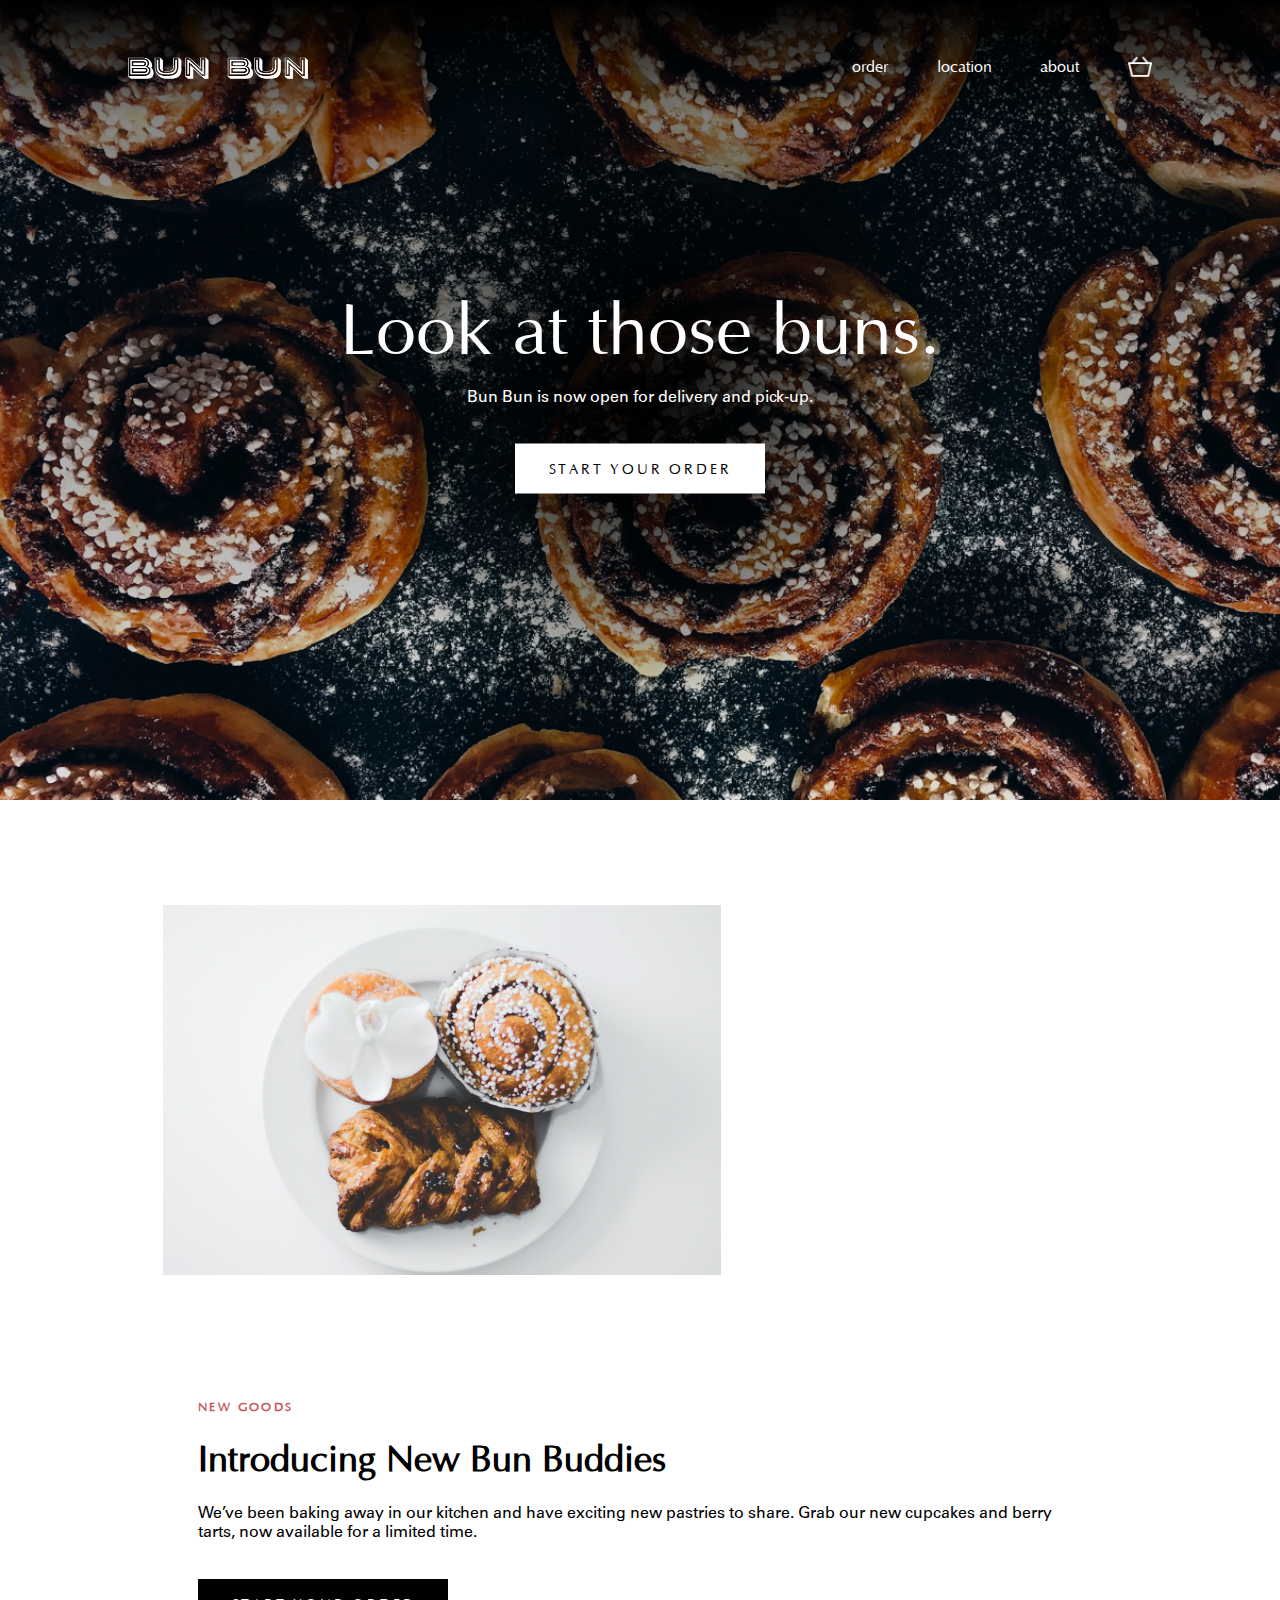
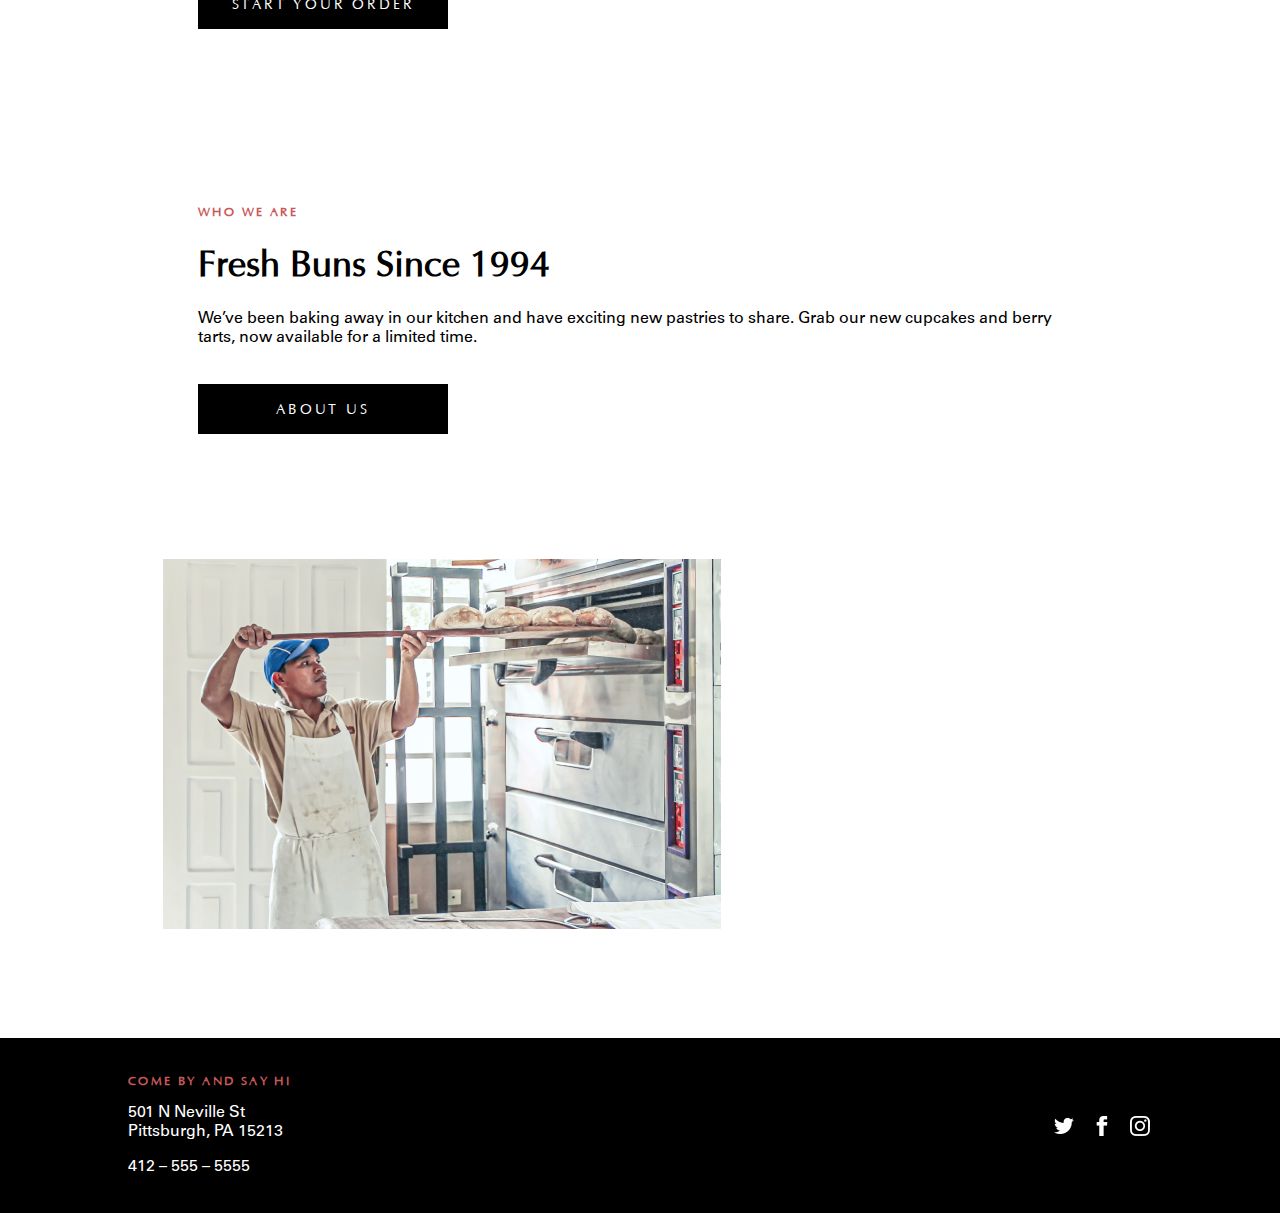
<file: homework_5/index.html>
<!DOCTYPE html>
<html>

<head>
    <meta charset="utf-8" />
    <title>BUN BUN</title>
    <link href="style.css" rel="stylesheet" type="text/css">
</head>

<body>
    <div class="main">
        <div class="nav">
            <div class="nav-wrapper">
                <a href="index.html"><img src="Icons/bunbun-white.png" width="180px" alt="Bun Bun logo"></a>
                <div class="nav-links">
                    <a href="order.html" class="nav-type">Order</a>
                    <a href="" class="nav-type">Location</a>
                    <a href="" class="nav-type">About</a>
                    <a href="cart.html"><img src="Icons/cart.png" width="24px"></a>
                </div>
            </div>
        </div>
        <div class="hero">
            <div class="hero-type">
                <div id="hero-copy">
                    Look at those buns.
                </div>
                <p>Bun Bun is now open for delivery and pick-up.</p>
                <a href="order.html"><button id="whiteButton">START YOUR ORDER</button></a>
            </div>
        </div>
        <div class="modules">
            <div><img src="Images/module1.png" alt="Plate of buns and new pastries."></div>
            <div>
                <div class="module-content">
                    <h4>New Goods</h4>
                    <h1>
                        Introducing New Bun Buddies
                    </h1>
                    <p>
                        We’ve been baking away in our kitchen and have exciting new pastries to share. Grab our new
                        cupcakes
                        and berry tarts, now available for a limited time.
                    </p>
                    <a href="order.html"><button>START YOUR ORDER</button></a>
                </div>
            </div>
            <div>
                <div class="module-content">
                    <h4>Who we are</h4>
                    <h1>
                        Fresh Buns Since 1994
                    </h1>
                    <p>
                        We’ve been baking away in our kitchen and have exciting new pastries to share. Grab our new
                        cupcakes and berry tarts, now available for a limited time.
                    </p>
                    <button>ABOUT US</button>
                </div>
            </div>
            <div><img src="Images/module2.png" alt="Dylan pulling fresh buns from the oven."></div>
        </div>
        <footer>
            <div class="footer-content">
                <div class="contact">
                    <h4>Come by and say hi</h4>
                    <p>501 N Neville St<br>
                        Pittsburgh, PA 15213</p>
                    <p>412 – 555 – 5555</p>
                </div>
                <div class="socials">
                    <img src="Icons/twitter.png" class="social-icon" alt="twitter icon"><img src="Icons/facebook.png"
                        class="social-icon" alt="facebook icon"><img src="Icons/instagram.png" class="social-icon" alt="instagram icon">
                </div>
            </div>
        </footer>
    </div>

</body>

</html>

<!--
    Image References:
    https://unsplash.com/photos/uG3Vu5TXKxE
    https://unsplash.com/photos/VsKJGddLe7o
    https://unsplash.com/photos/KO92aPT8AhI
 -->
</file>
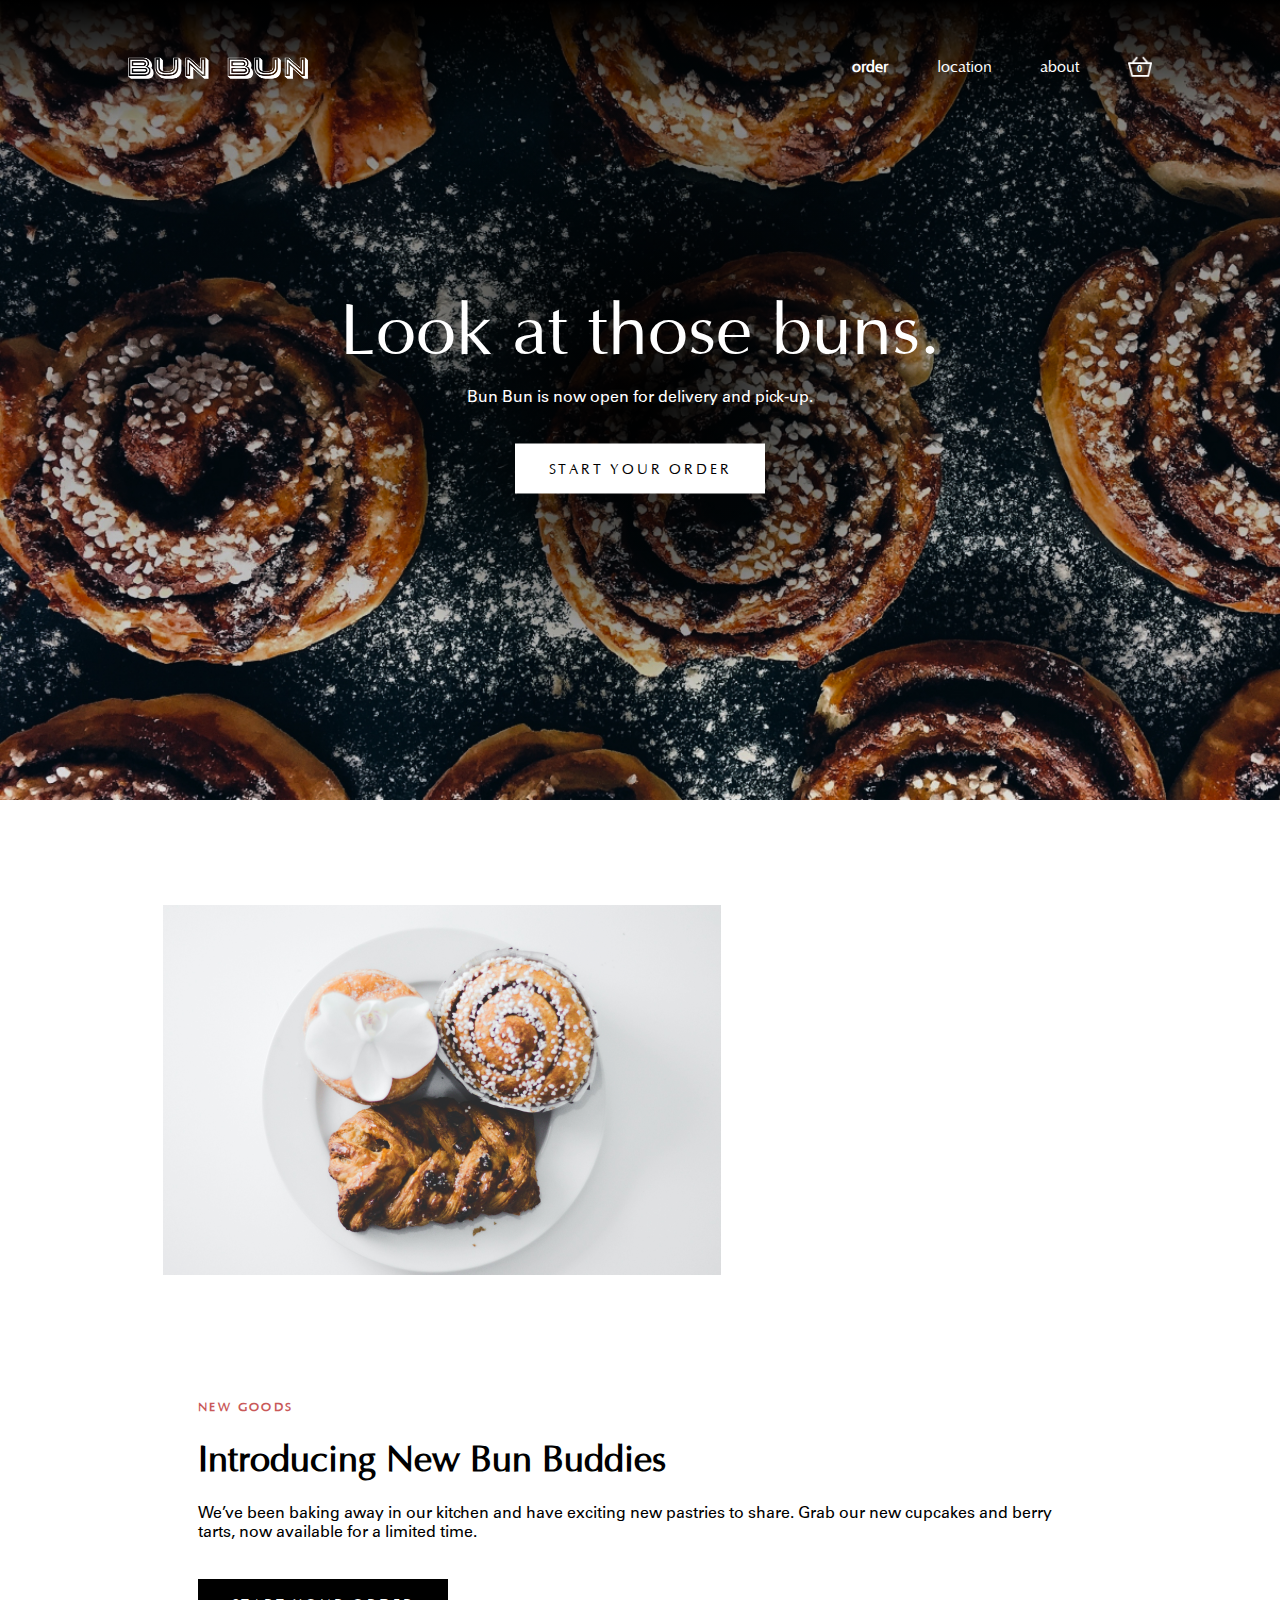
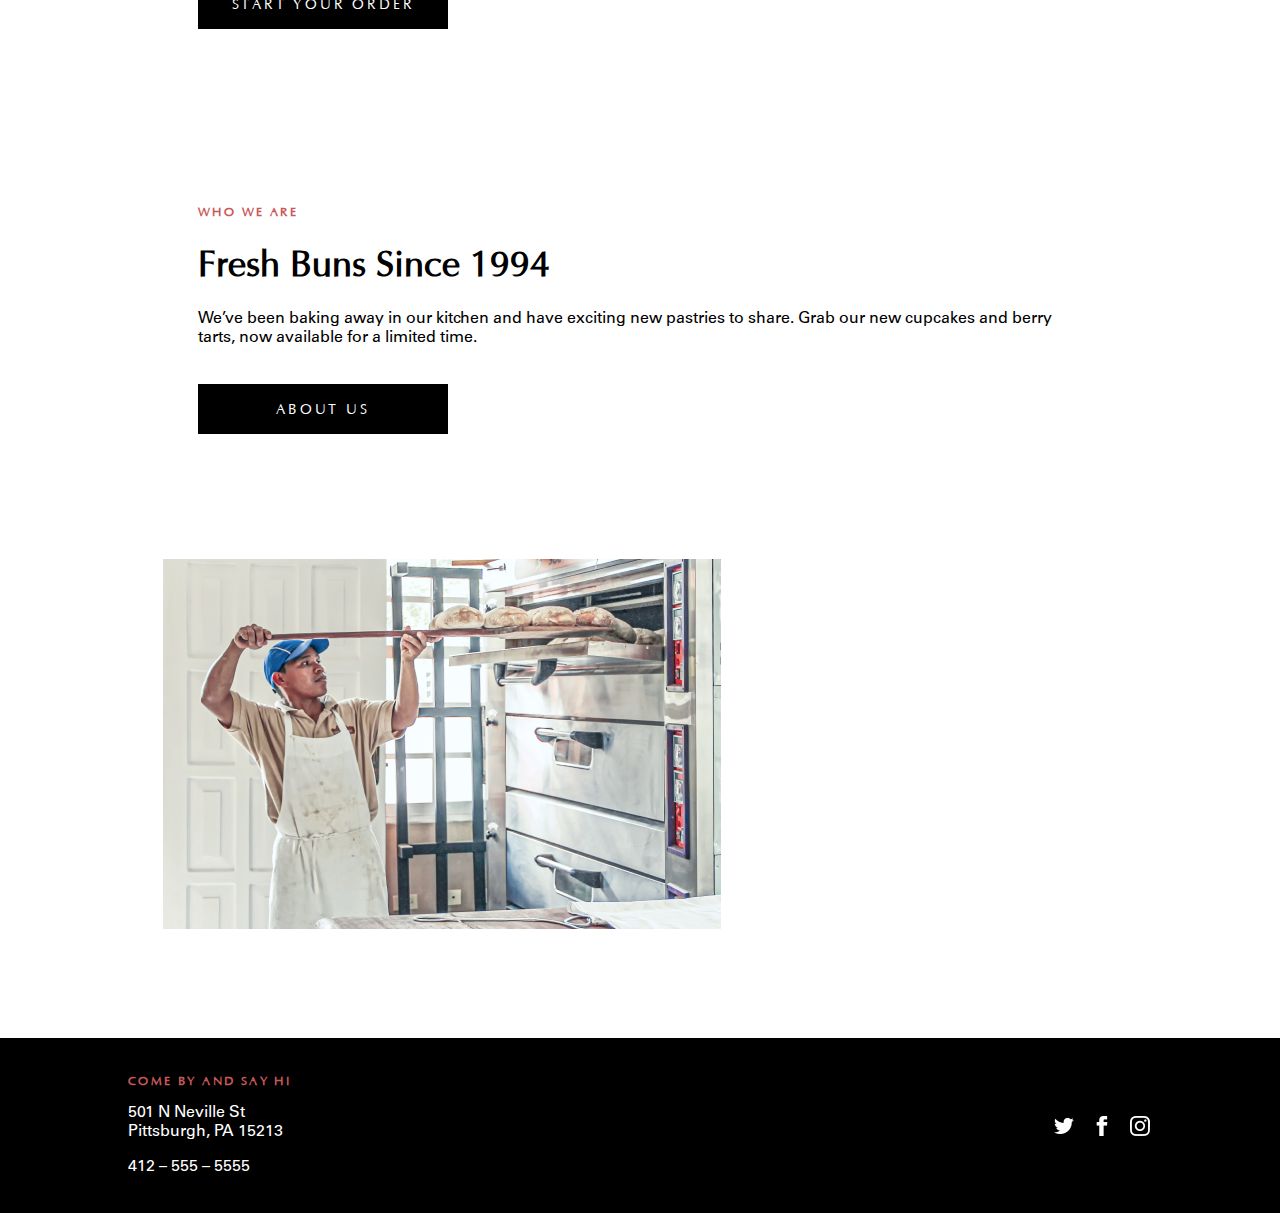
<file: homework_6/index.html>
<!DOCTYPE html>
<html lang="en">

<head>
    <meta charset="utf-8" />
    <title>BUN BUN</title>
    <link href="style.css" rel="stylesheet" type="text/css">
    <script src="main.js" defer></script>
</head>

<body>
    <div class="main">
                <div class="nav">
            <div class="nav-wrapper">
                <a href="index.html"><img src="Icons/bunbun-white.png" width="180" alt="Bun Bun logo"></a>
                <div class="nav-links">
                    <a href="order.html" class="nav-type"><b>Order</b></a>
                    <a href="" class="nav-type">Location</a>
                    <a href="" class="nav-type">About</a>
                    <div class="cartLink">
                        <a href="cart.html"><img src="Icons/cart.png" width="24" alt="Cart icon"></a>
                        <div id="cartCount" style="color:white">0</div>
                    </div>
                </div>
            </div>
        </div>
        
        <div class="hero">
            <div class="hero-type">
                <div id="hero-copy">
                    Look at those buns.
                </div>
                <p>Bun Bun is now open for delivery and pick-up.</p>
                <form action="order.html">
                    <button id="whiteButton">START YOUR ORDER</button>
                </form>
            </div>
        </div>
        <div class="modules">
            <div><img src="Images/module1.png" alt="Plate of buns and new pastries."></div>
            <div>
                <div class="module-content">
                    <h4>New Goods</h4>
                    <h1>
                        Introducing New Bun Buddies
                    </h1>
                    <p>
                        We’ve been baking away in our kitchen and have exciting new pastries to share. Grab our new
                        cupcakes
                        and berry tarts, now available for a limited time.
                    </p>
                    <form action="order.html">
                        <button>START YOUR ORDER</button>
                    </form>
                </div>
            </div>
            <div>
                <div class="module-content">
                    <h4>Who we are</h4>
                    <h1>
                        Fresh Buns Since 1994
                    </h1>
                    <p>
                        We’ve been baking away in our kitchen and have exciting new pastries to share. Grab our new
                        cupcakes and berry tarts, now available for a limited time.
                    </p>
                    <button>ABOUT US</button>
                </div>
            </div>
            <div><img src="Images/module2.png" alt="Dylan pulling fresh buns from the oven."></div>
        </div>
        <footer>
            <div class="footer-content">
                <div class="contact">
                    <h4>Come by and say hi</h4>
                    <p>501 N Neville St<br>
                        Pittsburgh, PA 15213</p>
                    <p>412 – 555 – 5555</p>
                </div>
                <div class="socials">
                    <img src="Icons/twitter.png" class="social-icon" alt="twitter icon"><img src="Icons/facebook.png"
                        class="social-icon" alt="facebook icon"><img src="Icons/instagram.png" class="social-icon" alt="instagram icon">
                </div>
            </div>
        </footer>
    </div>

</body>

</html>

<!--
    Image References:
    https://unsplash.com/photos/uG3Vu5TXKxE
    https://unsplash.com/photos/VsKJGddLe7o
    https://unsplash.com/photos/KO92aPT8AhI
 -->
</file>
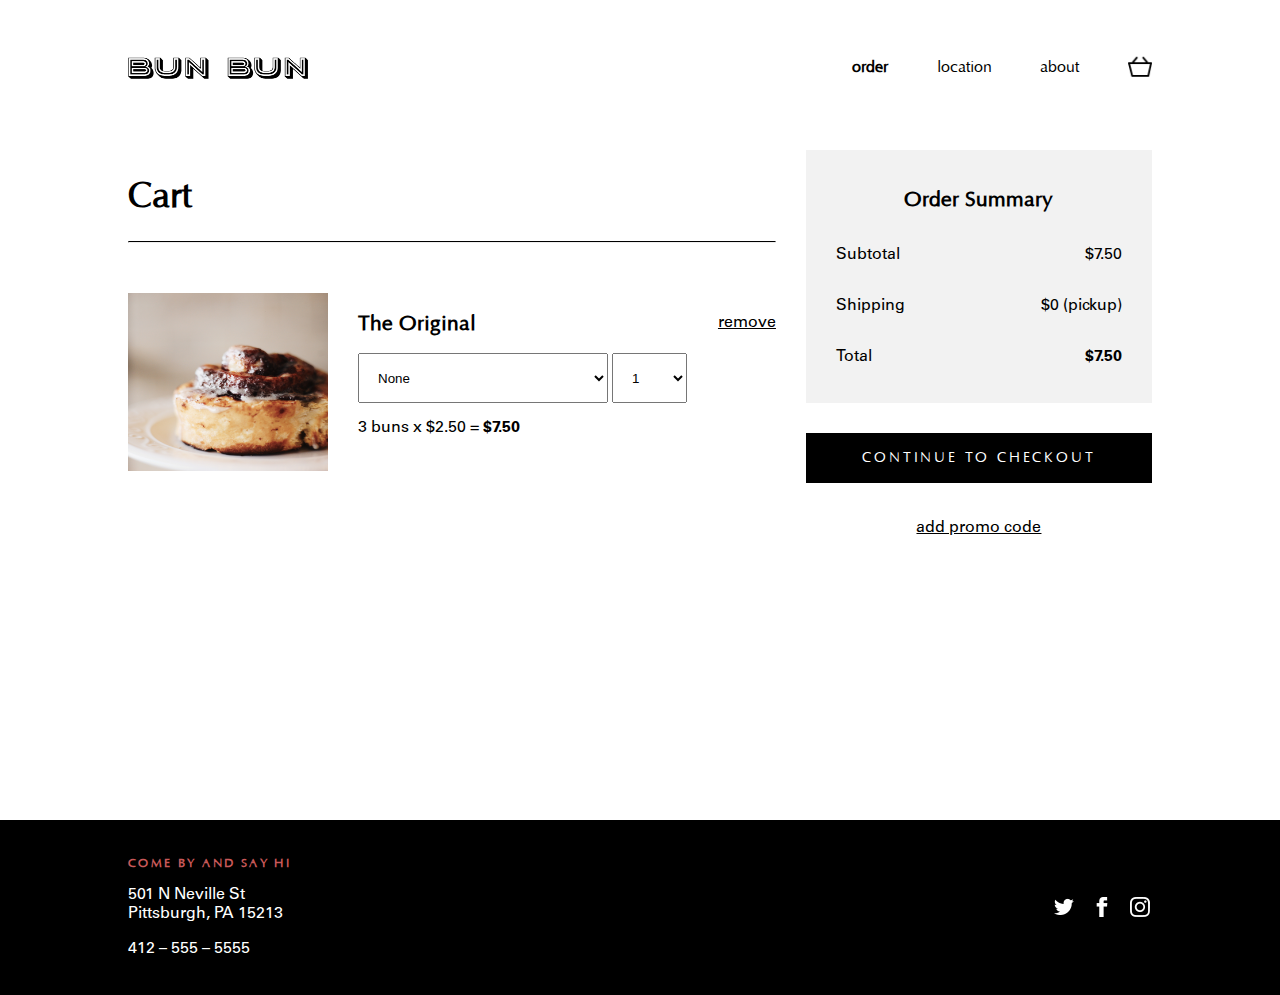
<file: homework_5/cart.html>
<!DOCTYPE html>
<html>

<head>
    <meta charset="utf-8" />
    <title>BUN BUN</title>
    <link href="style.css" rel="stylesheet" type="text/css">
</head>

<body>
    <div class="main">
        <div class="nav">
            <div class="nav-wrapper">
                <a href="index.html"><img src="Icons/bunbun-black.png" width="180px" alt="Bun Bun logo"></a>
                <div class="nav-links-black">
                    <a href="order.html" class="nav-type"><b>Order</b></a>
                    <a href="" class="nav-type">Location</a>
                    <a href="" class="nav-type">About</a>
                    <a href="cart.html"><img src="Icons/cart-black.png" width="24px"></a>
                </div>
            </div>
        </div>


        <div class="cart">
            <div class="cart-info">
                <h1>Cart</h1>
                <hr class="solid">
                <div class="cart-info-details">
                    <div><img src="Images/bun-1.jpg" alt="Cinnamon roll on a plate." class="cart-image"></div>
                    <div class="cart-info-text">
                        <div class="cart-info-title">
                            <h2>The Original</h2>
                            <p><a href="">remove</a></p>
                        </div>
                        <select name="glaze" id="glaze">
                            <option value="none">None</option>
                            <option value="sugar-milk">Sugar-milk</option>
                            <option value="vanilla-milk">Vanilla-milk</option>
                            <option value="double-chocolate">Double-chocolate</option>
                        </select>

                        <select name="quantity" id="quantity">
                            <option value="1">1</option>
                            <option value="3">3</option>
                            <option value="6">6</option>
                            <option value="12">12</option>
                        </select><br>

                        <p>3 buns x $2.50 = <b>$7.50</b></p>
                    </div>
                </div>
            </div>


            <div class="cart-summary">
                <div class="order-summary">
                    <h2>Order Summary</h2>
                    <div id="summary-subtotal">
                        <p>Subtotal</p>
                        <p>$7.50</p>
                    </div>
                    <div id="summary-shipping">
                        <p>Shipping</p>
                        <p>$0 (pickup)</p>
                    </div>
                    <div id="summary-total">
                        <p>Total</p>
                        <p><b>$7.50</b></p>
                    </div>
                </div>
                <button id="checkout-button">CONTINUE TO CHECKOUT</button>
                <p><a href="">add promo code</a></p>
            </div>
            <div id="spacer"></div>
        </div>



        <footer id="footer-bottom">
            <div class="footer-content">
                <div class="contact">
                    <h4>Come by and say hi</h4>
                    <p>501 N Neville St<br>
                        Pittsburgh, PA 15213</p>
                    <p>412 – 555 – 5555</p>
                </div>
                <div class="socials">
                    <img src="Icons/twitter.png" class="social-icon" alt="twitter icon"><img src="Icons/facebook.png"
                        class="social-icon" alt="facebook icon"><img src="Icons/instagram.png" class="social-icon"
                        alt="instagram icon">
                </div>
            </div>
        </footer>
    </div>

</body>

</html>
</file>
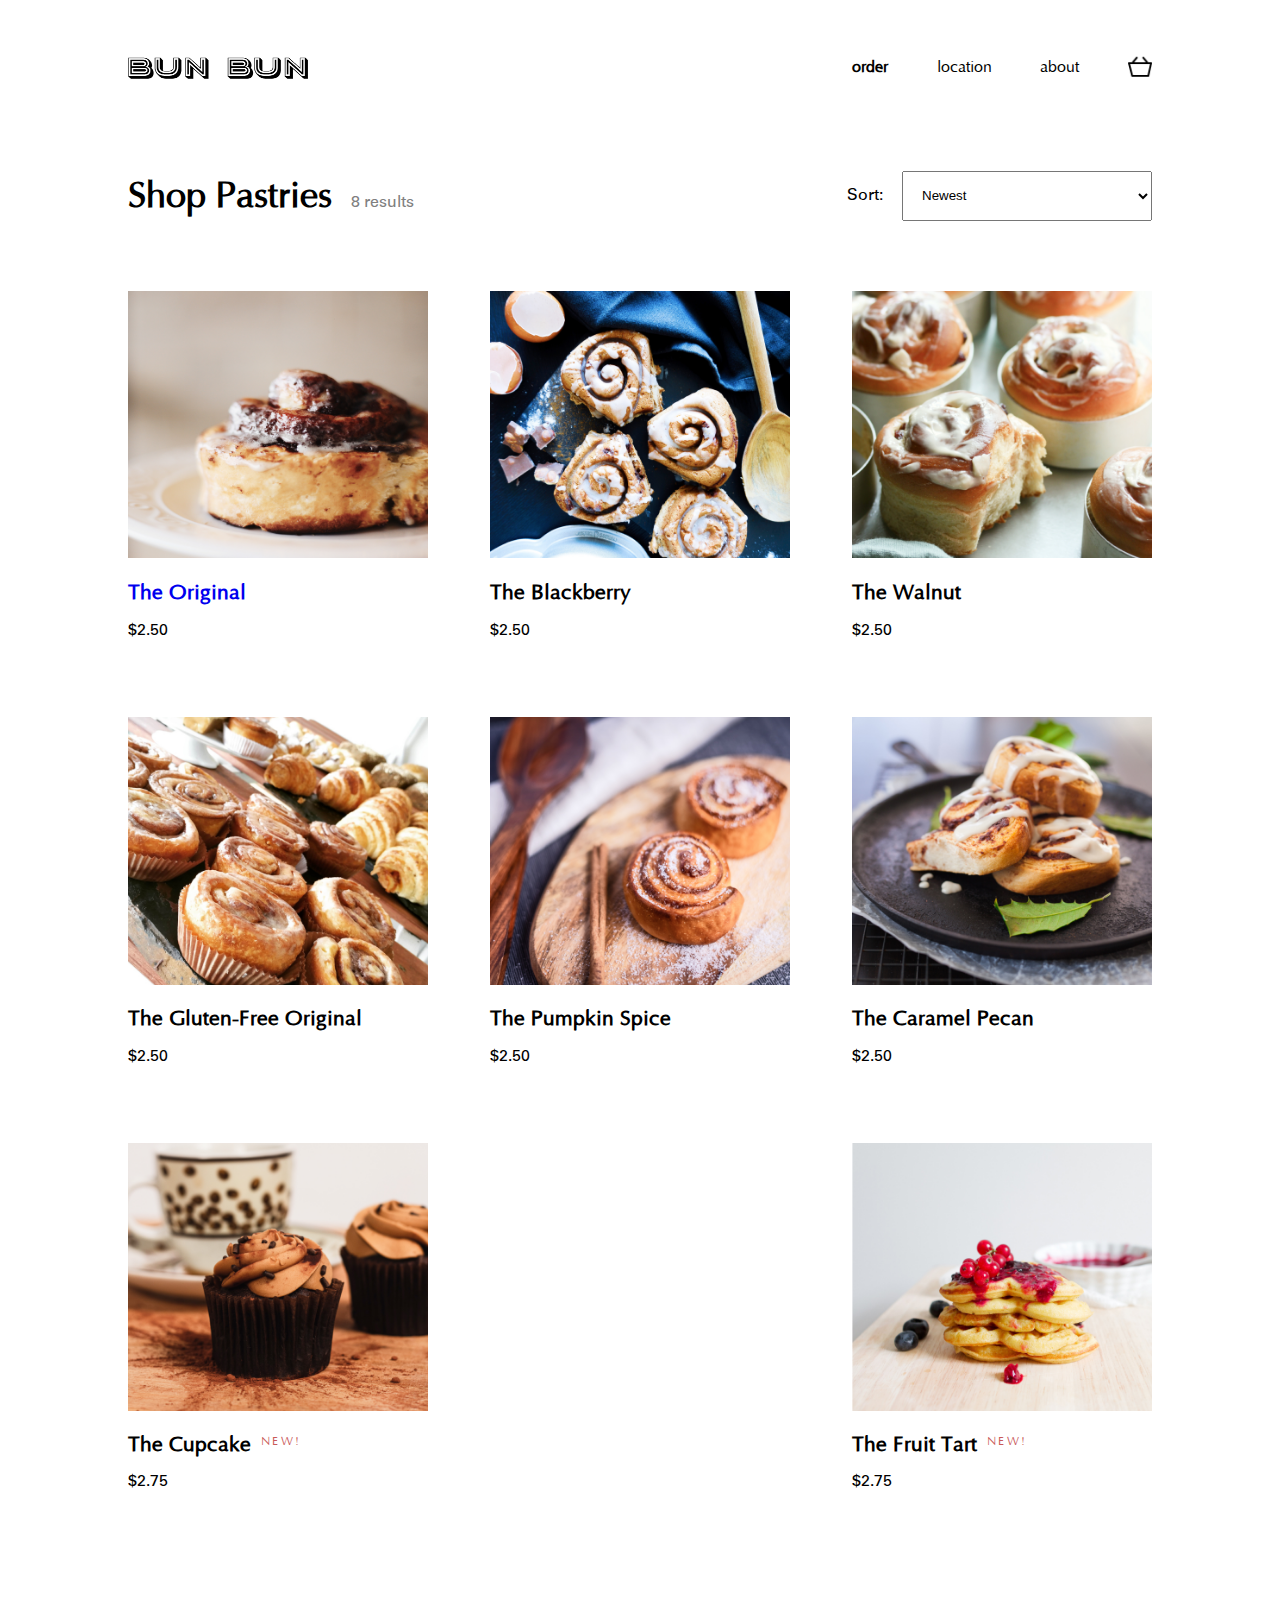
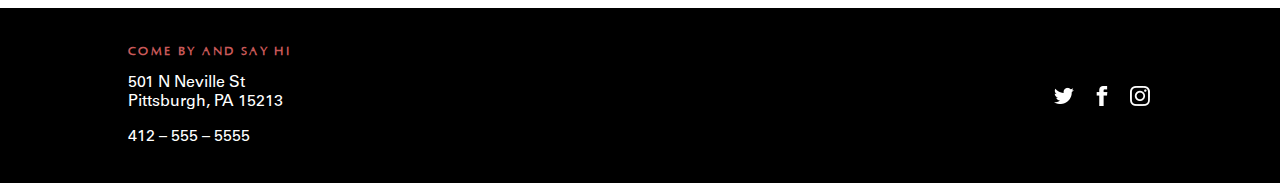
<file: homework_5/order.html>
<!DOCTYPE html>
<html>

<head>
    <meta charset="utf-8" />
    <title>BUN BUN</title>
    <link href="style.css" rel="stylesheet" type="text/css">
</head>

<body>
    <div class="main">
        <div class="nav">
            <div class="nav-wrapper">
                <a href="index.html"><img src="Icons/bunbun-black.png" width="180px" alt="Bun Bun logo"></a>
                <div class="nav-links-black">
                    <a href="order.html" class="nav-type"><b>Order</b></a>
                    <a href="" class="nav-type">Location</a>
                    <a href="" class="nav-type">About</a>
                    <a href="cart.html"><img src="Icons/cart-black.png" width="24px"></a>
                </div>
            </div>
        </div>

        <div class="shop-header">
            <div>
                <header>
                    <h1>Shop Pastries</h1>
                    <span>8 results</span>
                </header>
            </div>
            <div>
                <label for="sort">Sort:</label>
                <select name="sort" id="sort">
                    <option value="newest">Newest</option>
                    <option value="most-popular">Most Popular</option>
                    <option value="name">Name</option>
                </select>
            </div>
        </div>

        <div class="products">
            <div class="product-card">
                <a href="product-detail.html">
                    <img src="Images/bun-1.jpg" class="product-thumb" alt="Photo of a bun.">
                    <h2>The Original</h2>
                </a>
                <p>$2.50</p>
            </div>
            <div class="product-card">
                <img src="Images/bun-2.jpg" class="product-thumb" alt="Photo of a bun.">
                <h2>The Blackberry</h2>
                <p>$2.50</p>
            </div>
            <div class="product-card">
                <img src="Images/bun-3.jpg" class="product-thumb" alt="Photo of a bun.">
                <h2>The Walnut</h2>
                <p>$2.50</p>
            </div>
            <div class="product-card">
                <img src="Images/bun-4.jpg" class="product-thumb" alt="Photo of a bun.">
                <h2>The Gluten-Free Original</h2>
                <p>$2.50</p>
            </div>
            <div class="product-card">
                <img src="Images/bun-5.jpg" class="product-thumb" alt="Photo of a bun.">
                <h2>The Pumpkin Spice</h2>
                <p>$2.50</p>
            </div>
            <div class="product-card">
                <img src="Images/bun-6.jpg" class="product-thumb" alt="Photo of a bun.">
                <h2>The Caramel Pecan</h2>
                <p>$2.50</p>
            </div>
            <div class="product-card">
                <img src="Images/bun-7.jpg" class="product-thumb" alt="Photo of a bun.">
                <header>
                    <h2>The Cupcake</h2><sup>New!</sup>
                    <p>$2.75</p>
                </header>
            </div>
            <div class="product-card">
                <img src="Images/bun-8.jpg" class="product-thumb" alt="Photo of a bun.">
                <header>
                    <h2>The Fruit Tart</h2><sup>New!</sup>
                    <p>$2.75</p>
                </header>
            </div>
        </div>


        <footer>
            <div class="footer-content">
                <div class="contact">
                    <h4>Come by and say hi</h4>
                    <p>501 N Neville St<br>
                        Pittsburgh, PA 15213</p>
                    <p>412 – 555 – 5555</p>
                </div>
                <div class="socials">
                    <img src="Icons/twitter.png" class="social-icon" alt="twitter icon"><img src="Icons/facebook.png"
                        class="social-icon" alt="facebook icon"><img src="Icons/instagram.png" class="social-icon" alt="instagram icon">
                </div>
            </div>
        </footer>
    </div>

</body>

</html>

<!--
    Image References:
    https://unsplash.com/photos/DnGGIffnjTY
    https://unsplash.com/photos/RBwli5VzJXo
    https://unsplash.com/photos/ZGQz7NeqoA0
    https://unsplash.com/photos/wp3yOyh0xB4
    https://unsplash.com/photos/UaU8hu9IJQY
    https://unsplash.com/photos/0xGLSpZlOeI
    https://unsplash.com/photos/a2f9J4U0444
 -->
</file>
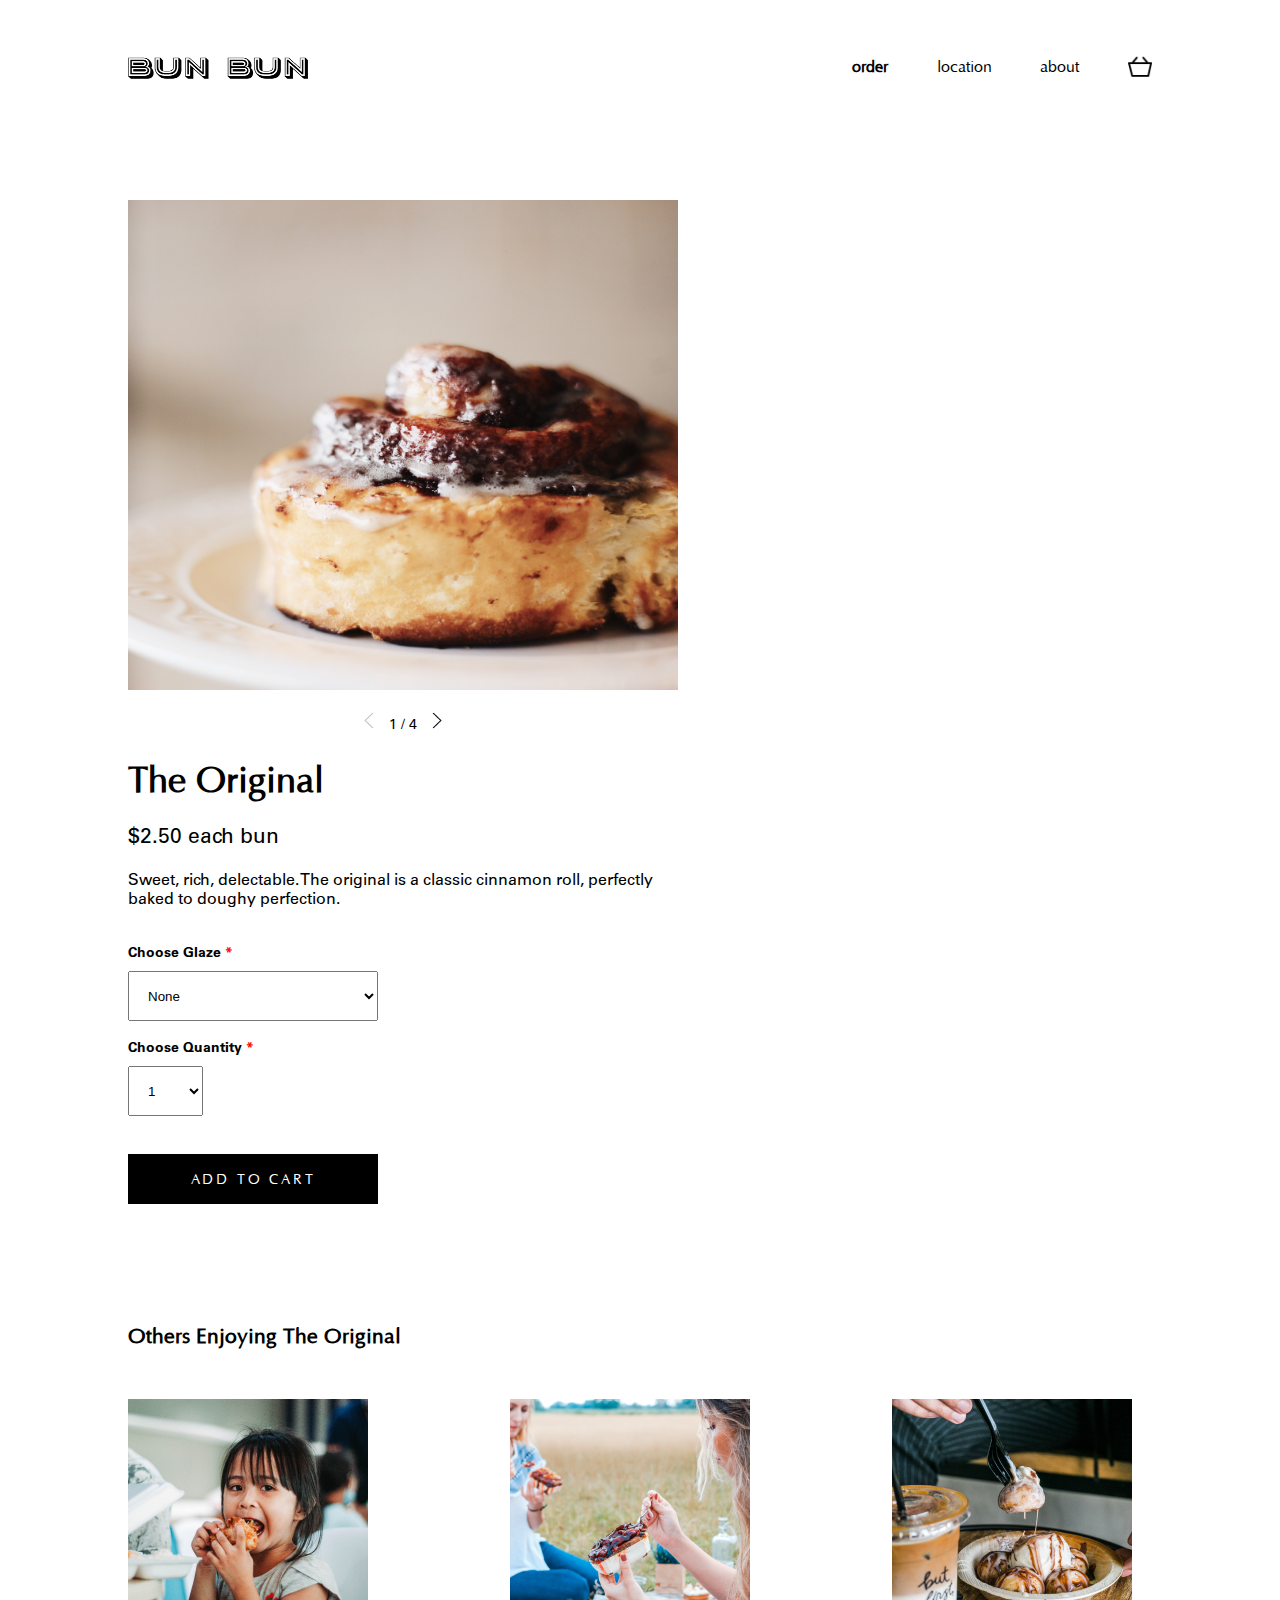
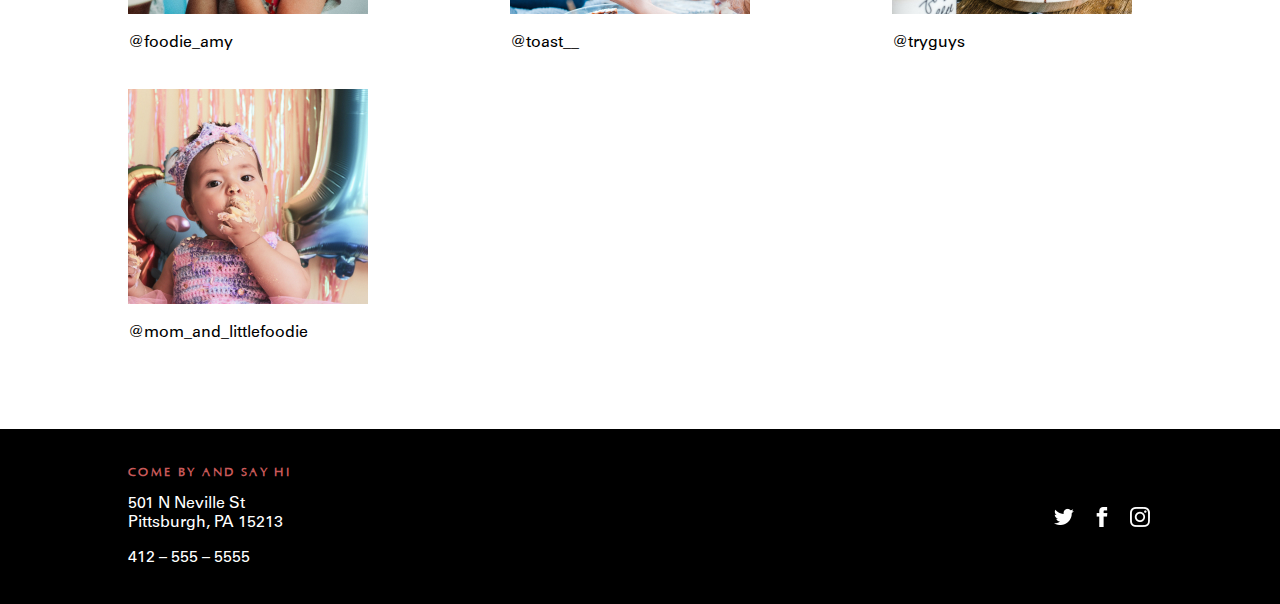
<file: homework_5/product-detail.html>
<!DOCTYPE html>
<html>

<head>
    <meta charset="utf-8" />
    <title>BUN BUN</title>
    <link href="style.css" rel="stylesheet" type="text/css">
</head>

<body>
    <div class="main">
        <div class="nav">
            <div class="nav-wrapper">
                <a href="index.html"><img src="Icons/bunbun-black.png" width="180px" alt="Bun Bun logo"></a>
                <div class="nav-links-black">
                    <a href="order.html" class="nav-type"><b>Order</b></a>
                    <a href="" class="nav-type">Location</a>
                    <a href="" class="nav-type">About</a>
                    <a href="cart.html"><img src="Icons/cart-black.png" width="24px"></a>
                </div>
            </div>
        </div>


        <div class="product-detail">
            <div class="image-carousel">
                <img src="Images/bun-1.jpg" alt="A bun on a plate."><br><br>
                <center><img src="Icons/arrow-left.png"><span>1 / 4</span><img src="Icons/arrow-right.png"></center>
            </div>
            <div>
                <h1>The Original</h1>
                <h3>$2.50 each bun</h3>
                <p>Sweet, rich, delectable. The original is a classic cinnamon roll, perfectly baked to doughy
                    perfection.</p>
                <div id="top-labels">Choose Glaze <span id="asterisk">*</span></div>
                <select name="glaze" id="glaze">
                    <option value="none">None</option>
                    <option value="sugar-milk">Sugar-milk</option>
                    <option value="vanilla-milk">Vanilla-milk</option>
                    <option value="double-chocolate">Double-chocolate</option>
                </select>
                <div id="top-labels">Choose Quantity <span id="asterisk">*</span></div>
                <select name="quantity" id="quantity">
                    <option value="1">1</option>
                    <option value="3">3</option>
                    <option value="6">6</option>
                    <option value="12">12</option>
                </select><br><br>
                <button>ADD TO CART</button>
            </div>
        </div>

        <div class="social-section">
            <h2>Others Enjoying The Original</h2>
            <div class="instagram-pictures">
                <div class="instagram-single">
                    <a href="https://www.instagram.com">
                        <img src="Images/social-1.jpg">
                        <p>@foodie_amy</p>
                    </a>
                </div>
                <div class="instagram-single">
                    <a href="https://www.instagram.com">
                        <img src="Images/social-2.jpg">
                        <p>@toast__</p>
                    </a>
                </div>
                <div class="instagram-single">
                    <a href="https://www.instagram.com">
                        <img src="Images/social-3.jpg">
                        <p>@tryguys</p>
                    </a>
                </div>
                <div class="instagram-single">
                    <a href="https://www.instagram.com">
                        <img src="Images/social-4.jpg">
                        <p>@mom_and_littlefoodie</p>
                    </a>
                </div>
            </div>
        </div>


        <footer>
            <div class="footer-content">
                <div class="contact">
                    <h4>Come by and say hi</h4>
                    <p>501 N Neville St<br>
                        Pittsburgh, PA 15213</p>
                    <p>412 – 555 – 5555</p>
                </div>
                <div class="socials">
                    <img src="Icons/twitter.png" class="social-icon" alt="twitter icon"><img src="Icons/facebook.png"
                        class="social-icon" alt="facebook icon"><img src="Icons/instagram.png" class="social-icon" alt="instagram icon">
                </div>
            </div>
        </footer>
    </div>

</body>

</html>

<!--
    Image References:
    https://unsplash.com/photos/DnGGIffnjTY
    https://unsplash.com/photos/4k6kHq3k_rM
    https://unsplash.com/photos/-TTI1k1mVAY
    https://unsplash.com/photos/H6-5Eql67EA
    https://unsplash.com/photos/77CqJeLvVHU
 -->
</file>
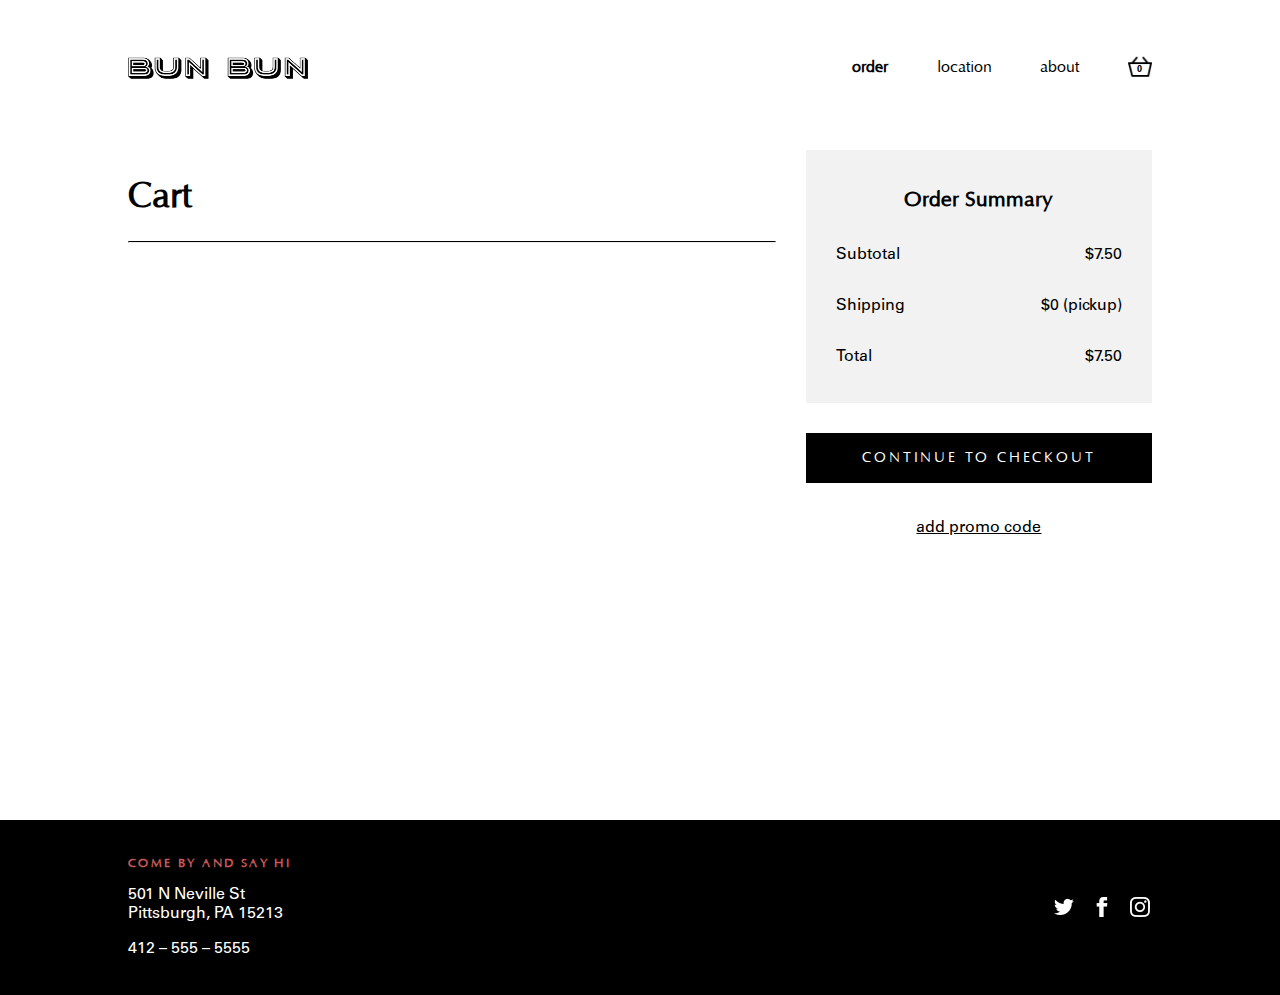
<file: homework_6/cart.html>
<!DOCTYPE html>
<html lang="en">

<head>
    <meta charset="utf-8" />
    <title>BUN BUN</title>
    <link href="style.css" rel="stylesheet" type="text/css">
    <script src="main.js" defer></script>
</head>

<body onload="fillCart()">
    <div class="main">
        <div class="nav">
            <div class="nav-wrapper">
                <a href="index.html"><img src="Icons/bunbun-black.png" width="180" alt="Bun Bun logo"></a>
                <div class="nav-links-black">
                    <a href="order.html" class="nav-type"><b>Order</b></a>
                    <a href="" class="nav-type">Location</a>
                    <a href="" class="nav-type">About</a>
                    <div class="cartLink">
                        <a href="cart.html"><img src="Icons/cart-black.png" width="24" alt="Cart icon"></a>
                        <div id="cartCount">0</div>
                    </div>
                </div>
            </div>
        </div>


        <div class="cart">
            <div class="cart-info">
                <h1>Cart</h1>
                <hr class="solid">
                <div id="items-container">

                <!-- <div class="cartInfoDetails">
                    <div><img src="Images/bun-1.jpg" alt="Cinnamon roll on a plate." class="cart-image"></div>
                    <div class="cart-info-text">
                        <div class="cart-info-title">
                            <h2>The Original</h2>
                            <p><a href="">remove</a></p>
                        </div>
                        
                        <p>[Glaze Type Here]</p>

                        <select name="quantity" id="bunQuantity" onchange="updateQty()">
                            <option value="1">1</option>
                            <option value="3">3</option>
                            <option value="6">6</option>
                            <option value="12">12</option>
                        </select><br>

                        <p><span class="qty">3</span> buns x $2.50 = <b><span class="subtotal">$7.50</span></b></p>
                    </div>
                </div> -->


                </div> 
            </div>


            <div class="cart-summary">
                <div class="order-summary">
                    <h2>Order Summary</h2>
                    <div id="summary-subtotal">
                        <p>Subtotal</p>
                        <p id="subtotal">$7.50</p>
                    </div>
                    <div id="summary-shipping">
                        <p>Shipping</p>
                        <p>$0 (pickup)</p>
                    </div>
                    <div id="summary-total">
                        <p>Total</p>
                        <p id="total">$7.50</p>
                    </div>
                </div>
                <button id="checkout-button">CONTINUE TO CHECKOUT</button>
                <p><a href="">add promo code</a></p>
            </div>
            <div id="spacer"></div>
        </div>



        <footer id="footer-bottom">
            <div class="footer-content">
                <div class="contact">
                    <h4>Come by and say hi</h4>
                    <p>501 N Neville St<br>
                        Pittsburgh, PA 15213</p>
                    <p>412 – 555 – 5555</p>
                </div>
                <div class="socials">
                    <img src="Icons/twitter.png" class="social-icon" alt="twitter icon"><img src="Icons/facebook.png"
                        class="social-icon" alt="facebook icon"><img src="Icons/instagram.png" class="social-icon"
                        alt="instagram icon">
                </div>
            </div>
        </footer>
    </div>

</body>

</html>
</file>
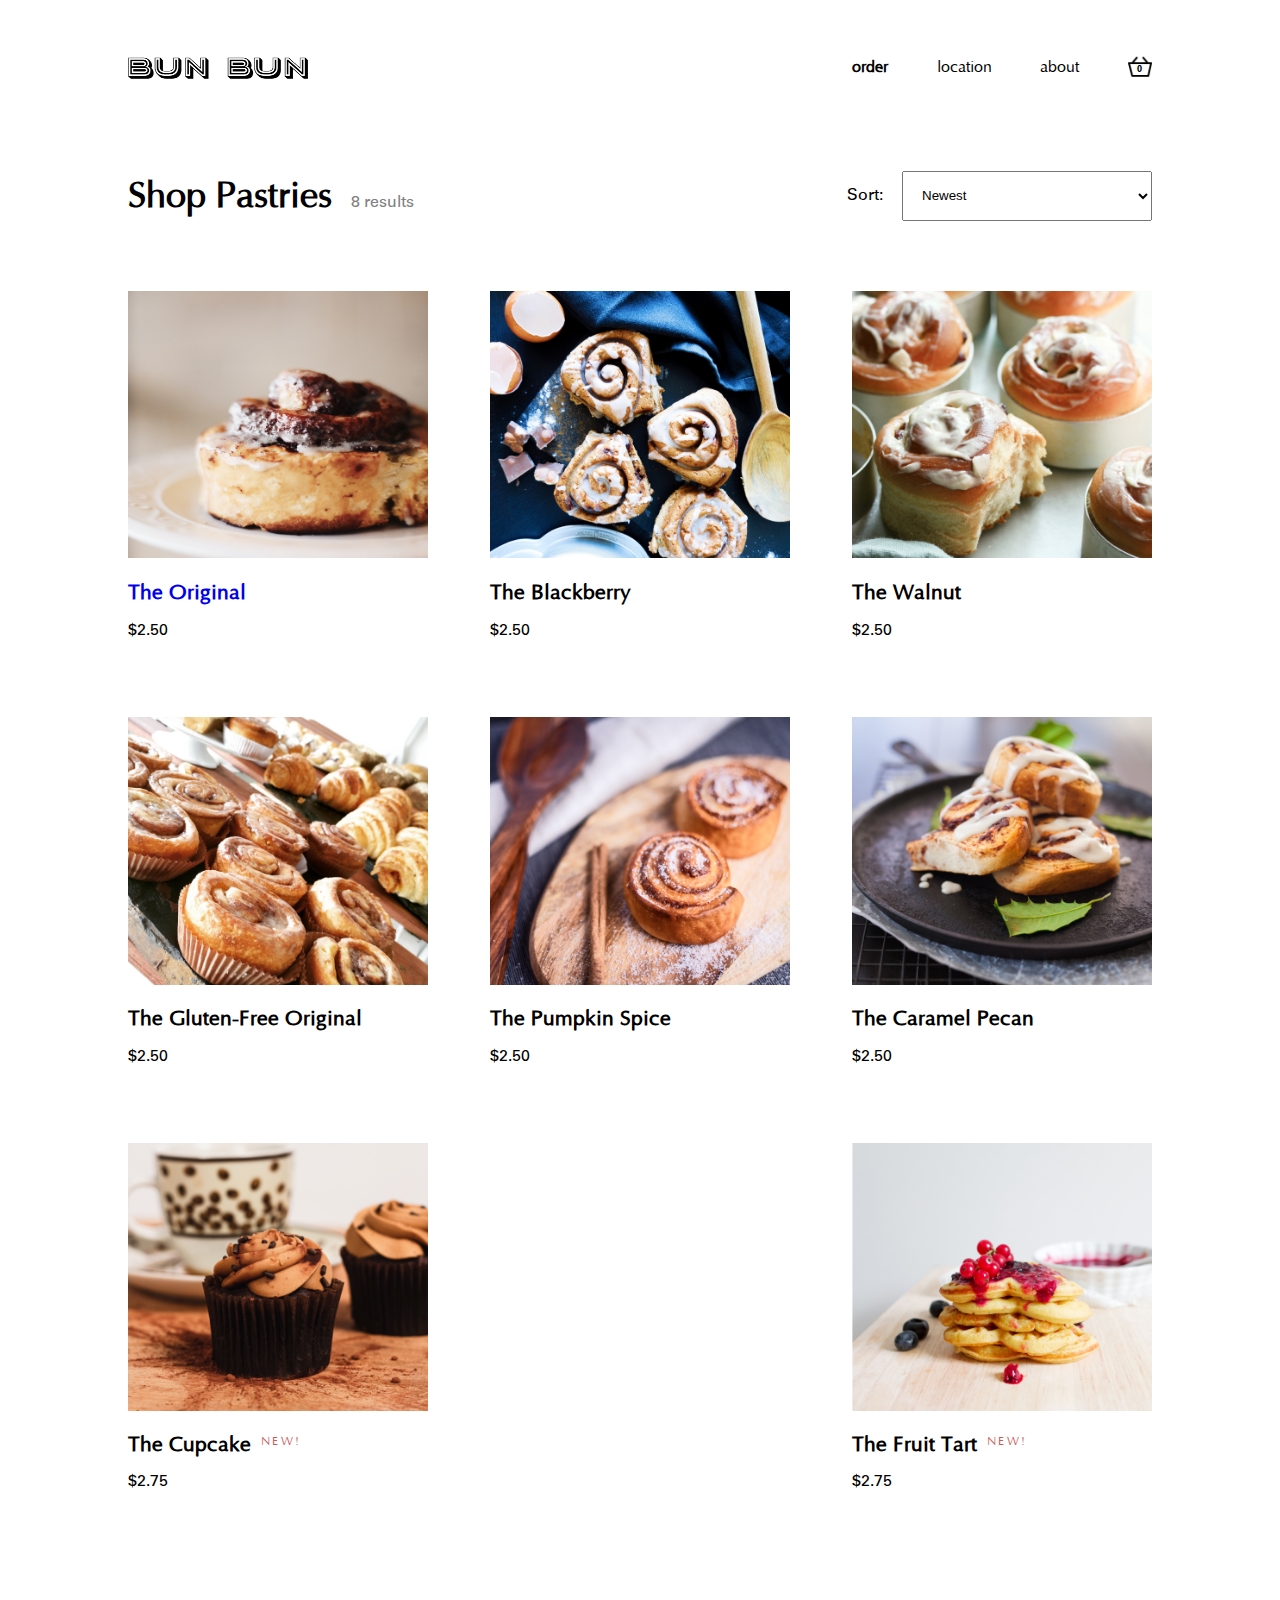
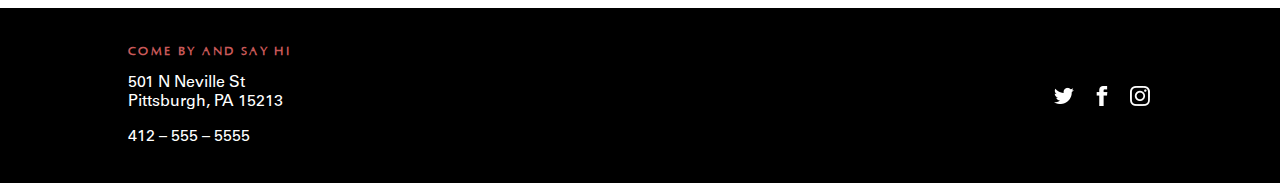
<file: homework_6/order.html>
<!DOCTYPE html>
<html lang="en">

<head>
    <meta charset="utf-8" />
    <title>BUN BUN</title>
    <link href="style.css" rel="stylesheet" type="text/css">
    <script src="main.js" defer></script>
</head>

<body>
    <div class="main">
        <div class="nav">
            <div class="nav-wrapper">
                <a href="index.html"><img src="Icons/bunbun-black.png" width="180" alt="Bun Bun logo"></a>
                <div class="nav-links-black">
                    <a href="order.html" class="nav-type"><b>Order</b></a>
                    <a href="" class="nav-type">Location</a>
                    <a href="" class="nav-type">About</a>
                    <div class="cartLink">
                        <a href="cart.html"><img src="Icons/cart-black.png" width="24" alt="Cart icon"></a>
                        <div id="cartCount">0</div>
                    </div>
                </div>
            </div>
        </div>

        <div class="shop-header">
            <div>
                <header>
                    <h1>Shop Pastries</h1>
                    <span>8 results</span>
                </header>
            </div>
            <div>
                <label for="sort">Sort:</label>
                <select name="sort" id="sort">
                    <option value="newest">Newest</option>
                    <option value="most-popular">Most Popular</option>
                    <option value="name">Name</option>
                </select>
            </div>
        </div>

        <div class="products">
            <div class="product-card">
                <a href="product-detail.html">
                    <img src="Images/bun-1.jpg" class="product-thumb" alt="Photo of a bun.">
                    <h2>The Original</h2>
                </a>
                <p>$2.50</p>
            </div>
            <div class="product-card">
                <img src="Images/bun-2.jpg" class="product-thumb" alt="Photo of a bun.">
                <h2>The Blackberry</h2>
                <p>$2.50</p>
            </div>
            <div class="product-card">
                <img src="Images/bun-3.jpg" class="product-thumb" alt="Photo of a bun.">
                <h2>The Walnut</h2>
                <p>$2.50</p>
            </div>
            <div class="product-card">
                <img src="Images/bun-4.jpg" class="product-thumb" alt="Photo of a bun.">
                <h2>The Gluten-Free Original</h2>
                <p>$2.50</p>
            </div>
            <div class="product-card">
                <img src="Images/bun-5.jpg" class="product-thumb" alt="Photo of a bun.">
                <h2>The Pumpkin Spice</h2>
                <p>$2.50</p>
            </div>
            <div class="product-card">
                <img src="Images/bun-6.jpg" class="product-thumb" alt="Photo of a bun.">
                <h2>The Caramel Pecan</h2>
                <p>$2.50</p>
            </div>
            <div class="product-card">
                <img src="Images/bun-7.jpg" class="product-thumb" alt="Photo of a bun.">
                <header>
                    <h2>The Cupcake</h2><sup>New!</sup>
                    <p>$2.75</p>
                </header>
            </div>
            <div class="product-card">
                <img src="Images/bun-8.jpg" class="product-thumb" alt="Photo of a bun.">
                <header>
                    <h2>The Fruit Tart</h2><sup>New!</sup>
                    <p>$2.75</p>
                </header>
            </div>
        </div>


        <footer>
            <div class="footer-content">
                <div class="contact">
                    <h4>Come by and say hi</h4>
                    <p>501 N Neville St<br>
                        Pittsburgh, PA 15213</p>
                    <p>412 – 555 – 5555</p>
                </div>
                <div class="socials">
                    <img src="Icons/twitter.png" class="social-icon" alt="twitter icon"><img src="Icons/facebook.png"
                        class="social-icon" alt="facebook icon"><img src="Icons/instagram.png" class="social-icon" alt="instagram icon">
                </div>
            </div>
        </footer>
    </div>

</body>

</html>

<!--
    Image References:
    https://unsplash.com/photos/DnGGIffnjTY
    https://unsplash.com/photos/RBwli5VzJXo
    https://unsplash.com/photos/ZGQz7NeqoA0
    https://unsplash.com/photos/wp3yOyh0xB4
    https://unsplash.com/photos/UaU8hu9IJQY
    https://unsplash.com/photos/0xGLSpZlOeI
    https://unsplash.com/photos/a2f9J4U0444
 -->
</file>
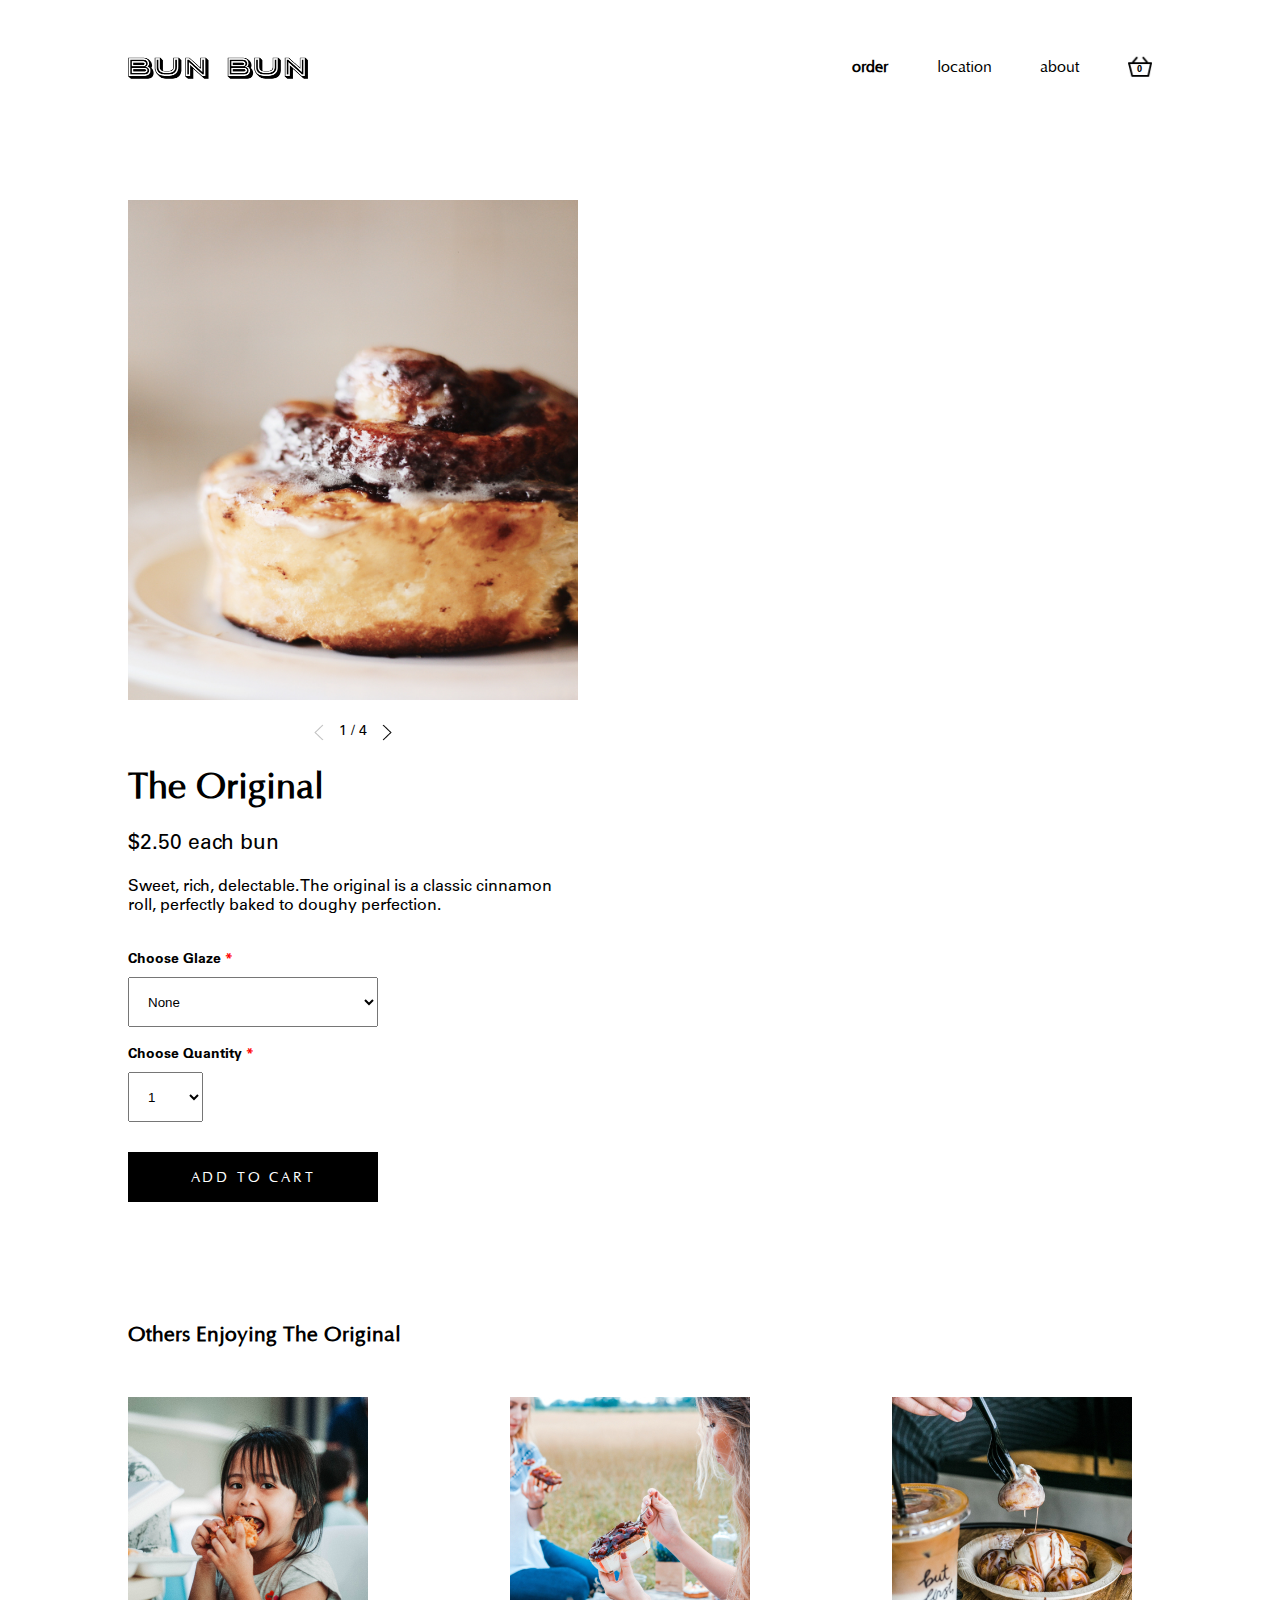
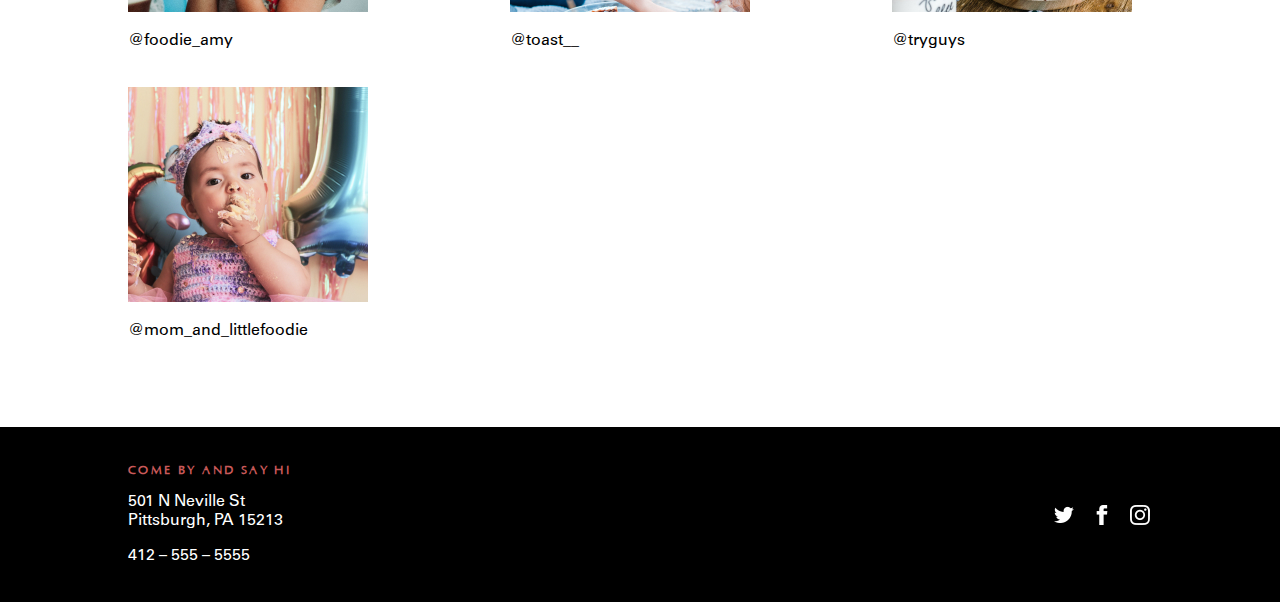
<file: homework_6/product-detail.html>
<!DOCTYPE html>
<html lang="en">

<head>
    <meta charset="utf-8" />
    <title>BUN BUN</title>
    <link href="style.css" rel="stylesheet" type="text/css">
    <script src="main.js" defer></script>
</head>

<body>
    <div class="main">
        <div class="nav">
            <div class="nav-wrapper">
                <a href="index.html"><img src="Icons/bunbun-black.png" width="180" alt="Bun Bun logo"></a>
                <div class="nav-links-black">
                    <a href="order.html" class="nav-type"><b>Order</b></a>
                    <a href="" class="nav-type">Location</a>
                    <a href="" class="nav-type">About</a>
                    <div class="cartLink">
                        <a href="cart.html"><img src="Icons/cart-black.png" width="24" alt="Cart icon"></a>
                        <div id="cartCount">0</div>
                    </div>
                </div>
            </div>
        </div>

        <div class="product-detail">
            <div id="image-carousel">
                <img src="Images/bun-1.jpg" alt="A bun on a plate." id="imageToChange">
                <div id="carousel-controls"><img src="Icons/arrow-left.png" alt="Left arrow"><span>1 / 4</span><img src="Icons/arrow-right.png" alt="Right arrow"></div>
            </div>
            <div class="product-type">
                <h1>The Original</h1>
                <h3>$2.50 each bun</h3>
                <p>Sweet, rich, delectable. The original is a classic cinnamon roll, perfectly baked to doughy
                    perfection.</p>

                <!--Type of glaze-->
                <div class="top-labels">Choose Glaze <span class="asterisk">*</span></div>
                <select id="bunGlaze" onchange="imageChange()">
                    <option value="none">None</option>
                    <option value="sugarMilk">Sugar-milk</option>
                    <option value="vanillaMilk">Vanilla-milk</option>
                    <option value="doubleChocolate">Double-chocolate</option>
                </select>

                <!--Quantity-->
                <div class="top-labels">Choose Quantity <span class="asterisk">*</span></div>
                <select name="quantity" id="bunQuantity">
                    <option value="1">1</option>
                    <option value="3">3</option>
                    <option value="6">6</option>
                    <option value="12">12</option>
                </select>

                <!--Add to Cart Button-->
                <button class="addToCart" onclick="addToCart()">ADD TO CART</button>
            </div>
        </div>

        <div class="social-section">
            <h2>Others Enjoying The Original</h2>
            <div class="instagram-pictures">
                <div class="instagram-single">
                    <a href="https://www.instagram.com">
                        <img src="Images/social-1.jpg" alt="Girl eating a cinnamon roll">
                        <p>@foodie_amy</p>
                    </a>
                </div>
                <div class="instagram-single">
                    <a href="https://www.instagram.com">
                        <img src="Images/social-2.jpg" alt="Two girls eating cinnamon roll at a picnic">
                        <p>@toast__</p>
                    </a>
                </div>
                <div class="instagram-single">
                    <a href="https://www.instagram.com">
                        <img src="Images/social-3.jpg" alt="Plate of cinnamon rolls with ice cream">
                        <p>@tryguys</p>
                    </a>
                </div>
                <div class="instagram-single">
                    <a href="https://www.instagram.com">
                        <img src="Images/social-4.jpg" alt="Toddler eating a cinnamon roll">
                        <p>@mom_and_littlefoodie</p>
                    </a>
                </div>
            </div>
        </div>


        <footer>
            <div class="footer-content">
                <div class="contact">
                    <h4>Come by and say hi</h4>
                    <p>501 N Neville St<br>
                        Pittsburgh, PA 15213</p>
                    <p>412 – 555 – 5555</p>
                </div>
                <div class="socials">
                    <img src="Icons/twitter.png" class="social-icon" alt="twitter icon"><img src="Icons/facebook.png"
                        class="social-icon" alt="facebook icon"><img src="Icons/instagram.png" class="social-icon"
                        alt="instagram icon">
                </div>
            </div>
        </footer>
    </div>

</body>

</html>

<!--
    Image References:
    https://unsplash.com/photos/DnGGIffnjTY
    https://unsplash.com/photos/4k6kHq3k_rM
    https://unsplash.com/photos/-TTI1k1mVAY
    https://unsplash.com/photos/H6-5Eql67EA
    https://unsplash.com/photos/77CqJeLvVHU
 -->
</file>
<file: homework_5/style.css>
body {
    margin: 0px;
    padding: 0px;
}

/* Fonts */

@font-face {
    font-family: Opulent;
    src: url("Font/Opulent/OPN.TTF");
}

@font-face {
    font-family: Univers;
    src: url("Font/Univers\ Std/UniversLTStd.otf");
}

@font-face {
    font-family: Univers;
    src: url("Font/Univers\ Std/UniversLTStd-Bold.otf");
    font-weight: bold;
}

/* Format */

.main {
    margin: 0 auto;
}

h1 {
    font-family: Opulent, sans-serif;
    font-size: 36px;
}

h2 {
    font-family: Opulent, sans-serif;
    font-size: 21px;
}

h3 {
    font-family: Univers, sans-serif;
    font-size: 21px;
    font-weight: normal;
}

h4 {
    font-family: Opulent, sans-serif;
    font-size: 12px;
    text-transform: uppercase;
    letter-spacing: 0.2em;
    color: #C95959;
}

p {
    font-family: Univers;
}

#top-labels {
    font-family: Univers;
    font-size: 14px;
    font-weight: bold;
    padding: 20px 0px 8px 0px;
}

#asterisk {
    color: red;
}

button {
    margin: 20px 0px;
    padding: 0px 20px;
    min-width: 250px;
    height: 50px;
    background-color: black;
    color: white;
    font-family: Opulent;
    font-size: 14px;
    letter-spacing: 0.2em;
    cursor: pointer;
    border: none;
}

#whiteButton {
    background-color: white;
    color: black;
}

header>h1 {
    display: inline-block;
}

header>h2 {
    display: inline-block;
    margin-bottom: 0px;
}

header sup {
    margin-left: 10px;
    font-family: Opulent;
    color: gray;
    font-size: 12px;
    text-transform: uppercase;
    letter-spacing: 0.2em;
    color: #C95959;
}

header span {
    margin-left: 15px;
    font-family: Univers;
    color: gray;
}

label {
    font-family: Univers;
    margin-right: 15px;
}

#sort, #glaze {
    height: 50px;
    width: 250px;
    padding: 15px;
}

#quantity {
    height: 50px;
    width: 75px;
    padding: 15px;
}

.product-card a {
    text-decoration: none;
}

.product-card a:visited {
    color: black;
}

.instagram-single a {
    color: black;
    text-decoration: none;
}

.product-card a:hover {
    color: gray;
}

.instagram-single a:hover {
    color: gray;
}

a:visited {
    color: black;
}

.image-carousel span {
    font-family: Univers;
    font-size: 14px;
    margin: 0px 15px;
}

hr.solid {
    border-top: 1px solid black;
}

.cart-image {
    width: 200px;
}

#checkout-button {
    width: 100%;
}

/*Nav*/

.nav {
    position: absolute;
    margin: 0 auto;
    z-index: 1;
    top: 70px;
    left: 50%;
    transform: translate(-50%, -50%);
}

.nav-wrapper {
    display: flex;
    justify-content: space-between;
    width: 80vw;
    margin: auto;
}

.nav-links {
    display: flex;
    justify-content: space-between;
    width: 300px;
    margin: left;
}

.nav-links-black {
    display: flex;
    justify-content: space-between;
    width: 300px;
    margin: left;
}

.nav-links a {
    font-family: Opulent;
    color: white;
    text-transform: lowercase;
    text-decoration: none;
}

.nav-links a:not(:last-child):hover {
    border-bottom: 2px solid white;
    padding-bottom: 3px;
}

.nav-links-black a {
    font-family: Opulent;
    color: black;
    text-transform: lowercase;
    text-decoration: none;
}

.nav-links-black a:not(:last-child):hover {
    border-bottom: 2px solid black;
    padding-bottom: 3px;
}

/*Hero*/

.hero {
    height: 800px;
    padding: 0px;
    background-image: radial-gradient(circle, rgba(0, 0, 0, 1) 0%, rgba(0, 0, 0, 0) 40%), linear-gradient(180deg, rgba(0, 0, 0, 1) 0%, rgba(0, 0, 0, 0.4) 15%, rgba(0, 0, 0, 0) 100%), url("Images/hero-image.jpg");
    background-repeat: no-repeat;
    background-size: cover;
    position: relative;
}

.hero-type {
    text-align: center;
    position: absolute;
    top: 50%;
    left: 50%;
    transform: translate(-50%, -50%);
    color: white;
}

#hero-copy {
    font-family: Opulent;
    font-size: 72px;
}

/* Flexbox */

.modules {
    /* border: 1px solid #f76707; */
    width: 80vw;
    margin: 0 auto;
    margin-top: 70px;
    display: flex;
    flex-wrap: wrap;
}

.modules div {
    flex: 500px;
    /* border: 1px solid black; */
    padding: 35px;
}

.shop-header {
    width: 80vw;
    margin: 0 auto;
    margin-top: 150px;
    display: flex;
    flex-wrap: wrap;
    align-items: center;
    justify-content: space-between;
}

.products {
    max-width: 80vw;
    display: flex;
    flex-wrap: wrap;
    justify-content: space-between;
    margin: 0 auto;
    margin-top: 20px;
}

.product-card {
    padding: 30px 0px;
}

.product-card img {
    width: 300px;
}

.product-thumb {
    width: 50%;
}

.product-detail {
    max-width: 80vw;
    display: flex;
    flex-wrap: wrap;
    justify-content: flex-start;
    margin: 0 auto;
    margin-top: 200px;
}

.product-detail div {
    max-width: 550px;
    padding-right: 70px;
}

.product-detail img {
    max-width: 550px;
}

.instagram-pictures {
    display: flex;
    flex-wrap: wrap;
    justify-content: space-between;
    margin: 0 auto;
    margin-top: 30px;
}

.cart {
    max-width: 80vw;
    display: flex;
    justify-content: space-between;
    margin: 0 auto;
    margin-top: 150px;
}

.cart-info {
    width: 64%;
    margin-right: 30px;
}

.cart-info-details {
    display: flex;
    margin-top: 50px;
}

.cart-info-title {
    display: flex;
    justify-content: space-between;
    align-items: center;
}

.cart-info-text {
    margin-left: 30px;
    width: 100%;
}

.cart-summary {
    width: 350px;
    text-align: center;
}

.order-summary {
    background-color: #F2F2F2;
    padding: 20px 30px;
    margin-bottom: 10px;
}

#summary-subtotal, #summary-shipping, #summary-total {
    display: flex;
    justify-content: space-between;
}

/* Non-Flexbox Divs */

.module-content {
    justify-content: center;
}

.social-section {
    max-width: 80vw;
    margin: 0 auto;
    margin-top: 100px;
}

.instagram-single {
    padding: 20px 20px 0px 0px;
}

#spacer {
    height: 600px;
}

/*Footer*/

footer {
    height: auto;
    background-color: black;
    color: white;
    margin: 0 auto;
    margin-top: 70px;
}


.footer-content {
    display: flex;
    justify-content: space-between;
    width: 80vw;
    margin: auto;
    padding: 20px 0px;
}

.socials {
    display: flex;
    flex-wrap: wrap;
    justify-content: space-between;
    width: 100px;
    margin: left;
    align-items: center;
}

.social-icon {
    width: 24px;
    height: 24px;
}
</file>
<file: homework_6/style.css>
body {
    margin: 0px;
    padding: 0px;
}

/* Fonts */

@font-face {
    font-family: Opulent;
    src: url("Font/Opulent/OPN.TTF");
}

@font-face {
    font-family: Univers;
    src: url("Font/Univers\ Std/UniversLTStd.otf");
}

@font-face {
    font-family: Univers;
    src: url("Font/Univers\ Std/UniversLTStd-Bold.otf");
    font-weight: bold;
}

/* Format */

.main {
    margin: 0 auto;
}

h1 {
    font-family: Opulent, sans-serif;
    font-size: 36px;
}

h2 {
    font-family: Opulent, sans-serif;
    font-size: 21px;
}

h3 {
    font-family: Univers, sans-serif;
    font-size: 21px;
    font-weight: normal;
}

h4 {
    font-family: Opulent, sans-serif;
    font-size: 12px;
    text-transform: uppercase;
    letter-spacing: 0.2em;
    color: #C95959;
}

p {
    font-family: Univers;
}

.cartLink {
    position: relative;
    text-align: center;
}

#cartCount {
    position: absolute;
    top: 50%;
    left: 50%;
    transform: translate(-50%, -50%);
    font-size: 9px;
    font-family: Univers;
    font-weight: bold;
}

.top-labels {
    font-family: Univers;
    font-size: 14px;
    font-weight: bold;
    padding: 20px 0px 8px 0px;
}

.asterisk {
    color: red;
}

button {
    margin: 20px 0px;
    padding: 0px 20px;
    min-width: 250px;
    height: 50px;
    background-color: black;
    color: white;
    font-family: Opulent;
    font-size: 14px;
    letter-spacing: 0.2em;
    cursor: pointer;
    border: none;
}

#whiteButton {
    background-color: white;
    color: black;
}

header>h1 {
    display: inline-block;
}

header>h2 {
    display: inline-block;
    margin-bottom: 0px;
}

header sup {
    margin-left: 10px;
    font-family: Opulent;
    color: gray;
    font-size: 12px;
    text-transform: uppercase;
    letter-spacing: 0.2em;
    color: #C95959;
}

header span {
    margin-left: 15px;
    font-family: Univers;
    color: gray;
}

label {
    font-family: Univers;
    margin-right: 15px;
}

#sort, #bunGlaze {
    height: 50px;
    width: 250px;
    padding: 15px;
}

#bunQuantity {
    height: 50px;
    width: 75px;
    padding: 15px;
}

#imageToChange {
    height: 500px;
    object-fit: cover;
}

.addToCart {
    display: block;
    margin-top: 30px;
}

.product-card a {
    text-decoration: none;
}

.product-card a:visited {
    color: black;
}

.instagram-single a {
    color: black;
    text-decoration: none;
}

.product-card a:hover {
    color: gray;
}

.instagram-single a:hover {
    color: gray;
}

a:visited {
    color: black;
}

#image-carousel span {
    font-family: Univers;
    font-size: 14px;
    margin: 0px 15px;
}

#carousel-controls {
    margin-top: 20px;
    padding-right: 0px;
    display: flex;
    justify-content: center;
}

hr.solid {
    border-top: 1px solid black;
}

.cart-image {
    width: 200px;
}

#checkout-button {
    width: 100%;
}

.removeButton {
    cursor: pointer;
    text-decoration: underline;
}

/*Nav*/

.nav {
    position: absolute;
    margin: 0 auto;
    z-index: 1;
    top: 70px;
    left: 50%;
    transform: translate(-50%, -50%);
}

.nav-wrapper {
    display: flex;
    justify-content: space-between;
    width: 80vw;
    margin: auto;
}

.nav-links {
    display: flex;
    justify-content: space-between;
    width: 300px;
}

.nav-links-black {
    display: flex;
    justify-content: space-between;
    width: 300px;
}

.nav-links a {
    font-family: Opulent;
    color: white;
    text-transform: lowercase;
    text-decoration: none;
}

.nav-links a:not(:last-child):hover {
    border-bottom: 2px solid white;
    padding-bottom: 3px;
}

.nav-links-black a {
    font-family: Opulent;
    color: black;
    text-transform: lowercase;
    text-decoration: none;
}

.nav-links-black a:not(:last-child):hover {
    border-bottom: 2px solid black;
    padding-bottom: 3px;
}

/*Hero*/

.hero {
    height: 800px;
    padding: 0px;
    background-image: radial-gradient(circle, rgba(0, 0, 0, 1) 0%, rgba(0, 0, 0, 0) 40%), linear-gradient(180deg, rgba(0, 0, 0, 1) 0%, rgba(0, 0, 0, 0.4) 15%, rgba(0, 0, 0, 0) 100%), url("Images/hero-image.jpg");
    background-repeat: no-repeat;
    background-size: cover;
    position: relative;
}

.hero-type {
    text-align: center;
    position: absolute;
    top: 50%;
    left: 50%;
    transform: translate(-50%, -50%);
    color: white;
}

#hero-copy {
    font-family: Opulent;
    font-size: 72px;
}

/* Flexbox */

.modules {
    /* border: 1px solid #f76707; */
    width: 80vw;
    margin: 0 auto;
    margin-top: 70px;
    display: flex;
    flex-wrap: wrap;
}

.modules div {
    flex: 500px;
    /* border: 1px solid black; */
    padding: 35px;
}

.shop-header {
    width: 80vw;
    margin: 0 auto;
    margin-top: 150px;
    display: flex;
    flex-wrap: wrap;
    align-items: center;
    justify-content: space-between;
}

.products {
    max-width: 80vw;
    display: flex;
    flex-wrap: wrap;
    justify-content: space-between;
    margin: 0 auto;
    margin-top: 20px;
}

.product-card {
    padding: 30px 0px;
}

.product-card img {
    width: 300px;
}

.product-thumb {
    width: 50%;
}

.product-detail {
    max-width: 80vw;
    display: flex;
    flex-wrap: wrap;
    justify-content: flex-start;
    margin: 0 auto;
    margin-top: 200px;
}

.product-detail div {
    max-width: 450px;
    padding-right: 70px;
}

.product-detail img {
    max-width: 450px;
}

.instagram-pictures {
    display: flex;
    flex-wrap: wrap;
    justify-content: space-between;
    margin: 0 auto;
    margin-top: 30px;
}

.cart {
    max-width: 80vw;
    display: flex;
    justify-content: space-between;
    margin: 0 auto;
    margin-top: 150px;
}

.cart-info {
    width: 64%;
    margin-right: 30px;
}

.cartInfoDetails {
    display: flex;
    margin-top: 50px;
}

.cart-info-title {
    display: flex;
    justify-content: space-between;
    align-items: center;
}

.cart-info-text {
    margin-left: 30px;
    width: 100%;
}

.cart-summary {
    width: 350px;
    text-align: center;
}

.order-summary {
    background-color: #F2F2F2;
    padding: 20px 30px;
    margin-bottom: 10px;
}

#summary-subtotal, #summary-shipping, #summary-total {
    display: flex;
    justify-content: space-between;
}

/* Non-Flexbox Divs */

.module-content {
    justify-content: center;
}

.social-section {
    max-width: 80vw;
    margin: 0 auto;
    margin-top: 100px;
}

.instagram-single {
    padding: 20px 20px 0px 0px;
}

#spacer {
    height: 600px;
}

/*Footer*/

footer {
    height: auto;
    background-color: black;
    color: white;
    margin: 0 auto;
    margin-top: 70px;
}

.footer-content {
    display: flex;
    justify-content: space-between;
    width: 80vw;
    margin: auto;
    padding: 20px 0px;
}

.socials {
    display: flex;
    flex-wrap: wrap;
    justify-content: space-between;
    width: 100px;
    align-items: center;
}

.social-icon {
    width: 24px;
    height: 24px;
}
</file>
